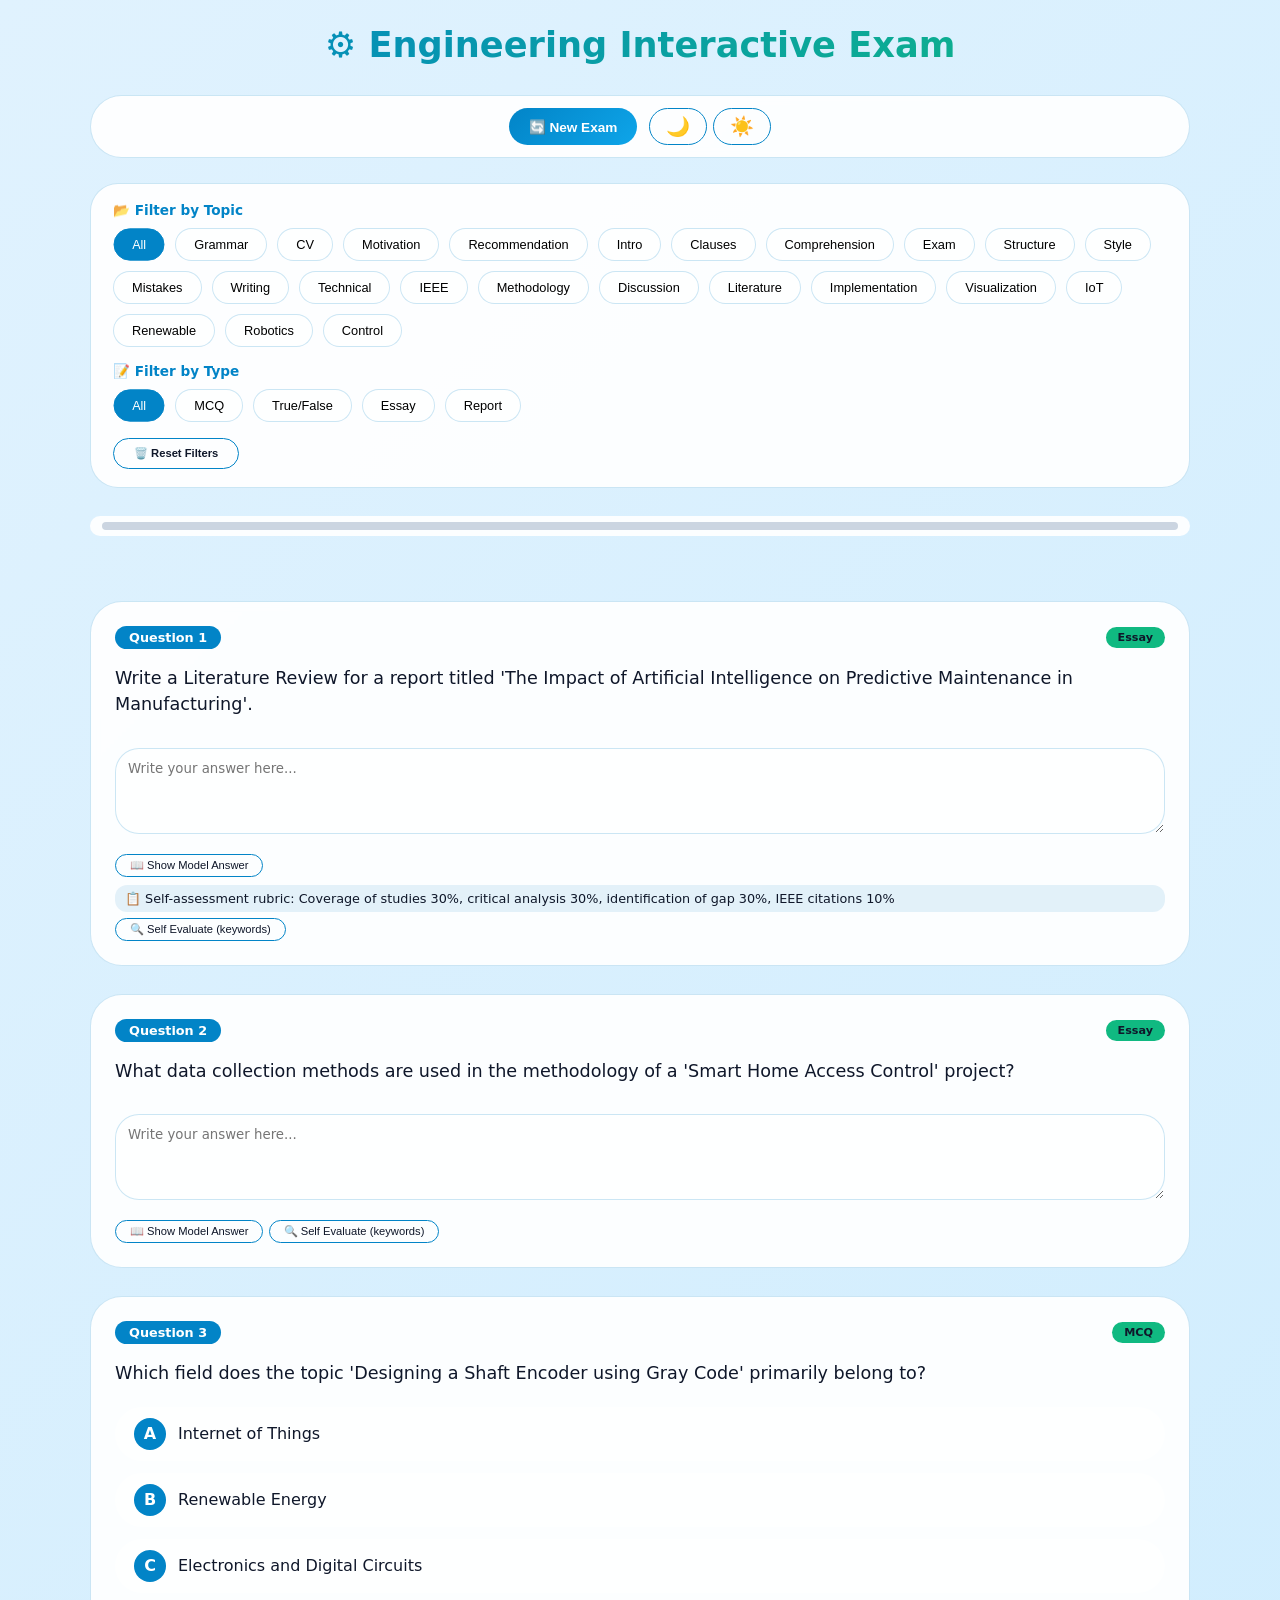
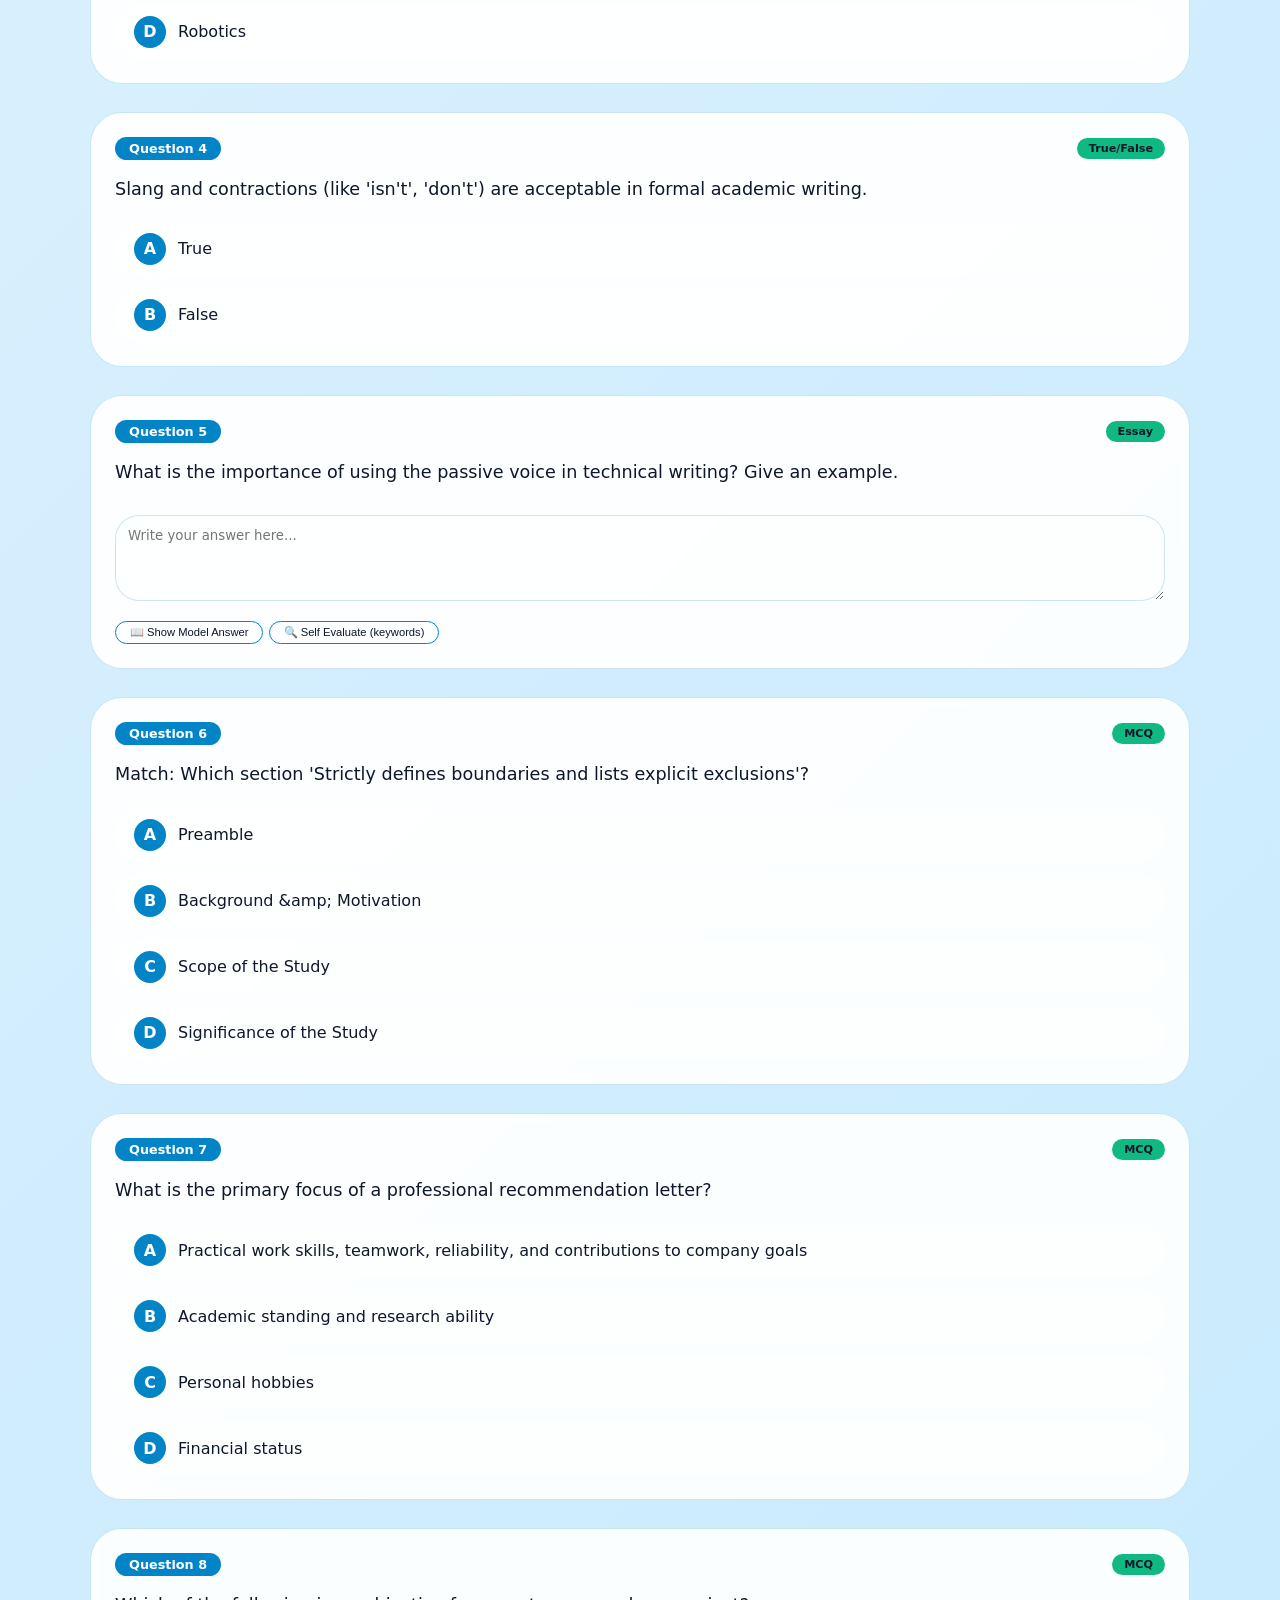
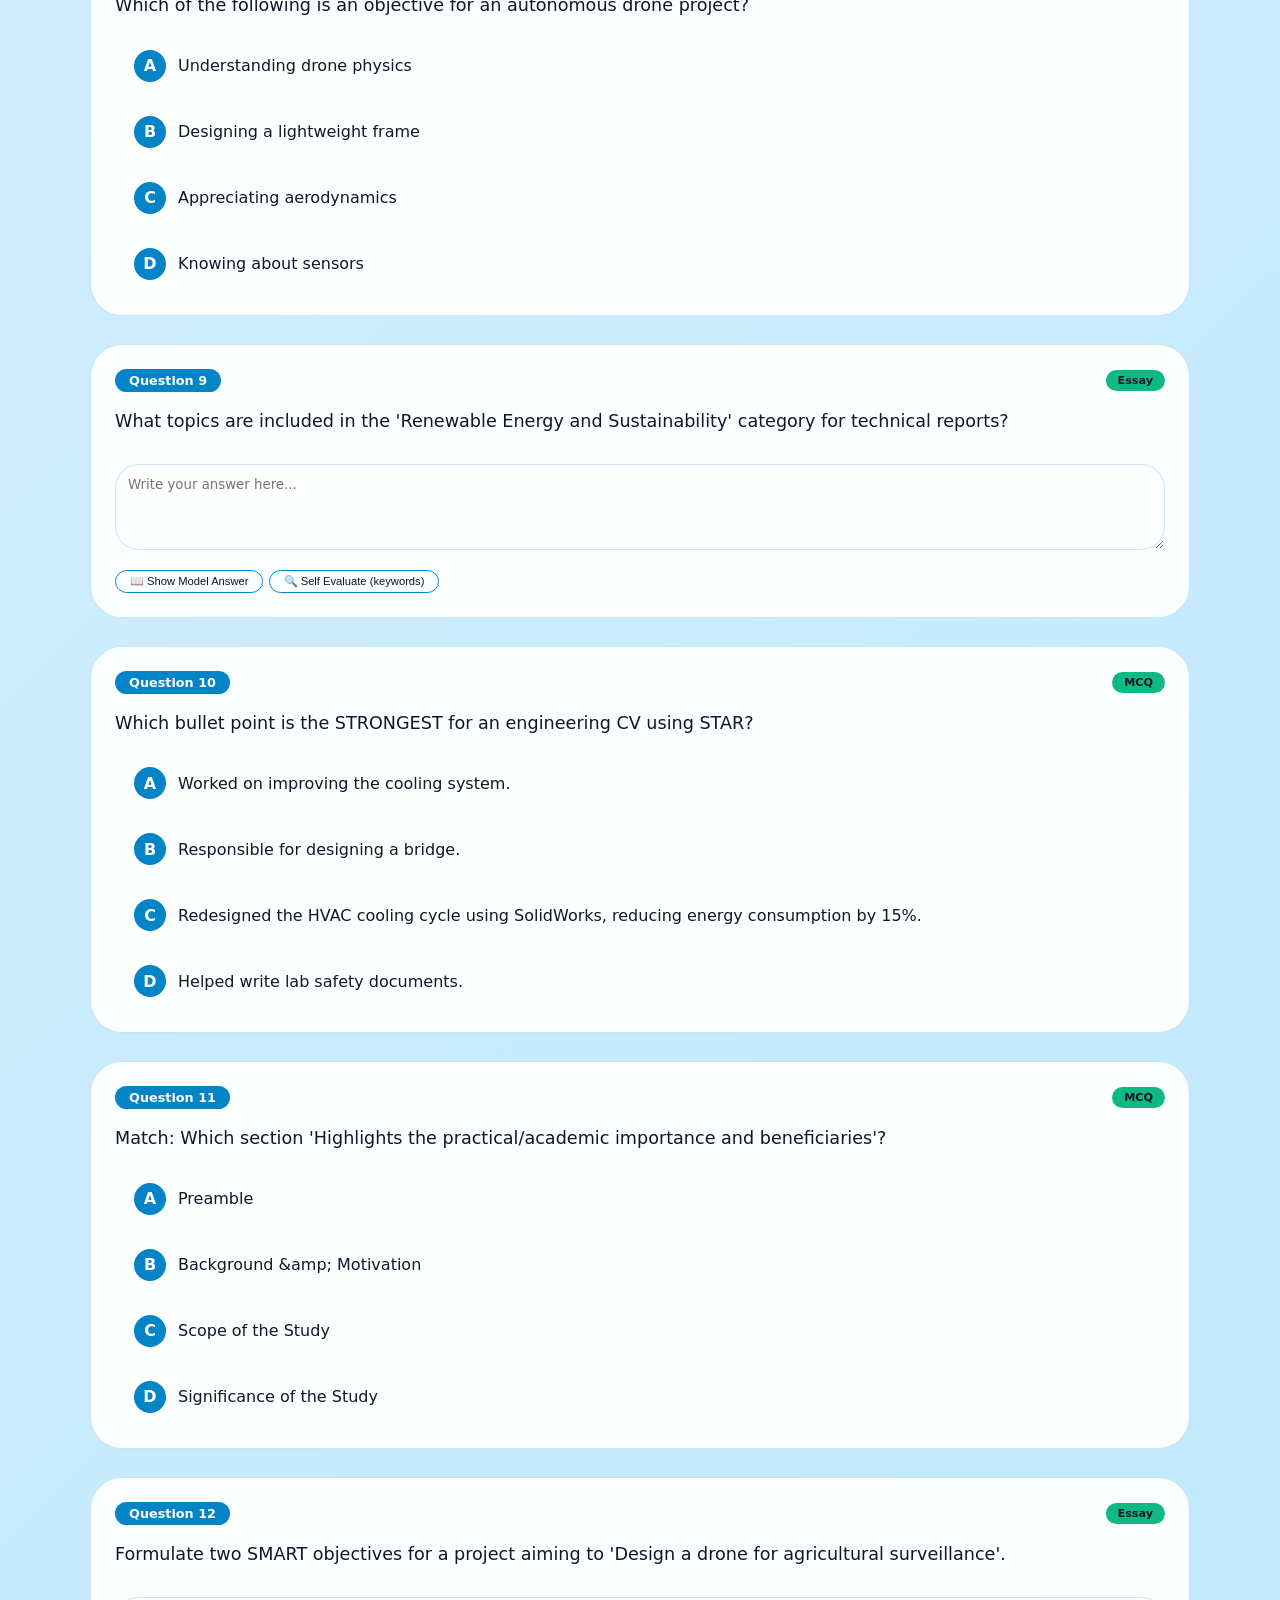
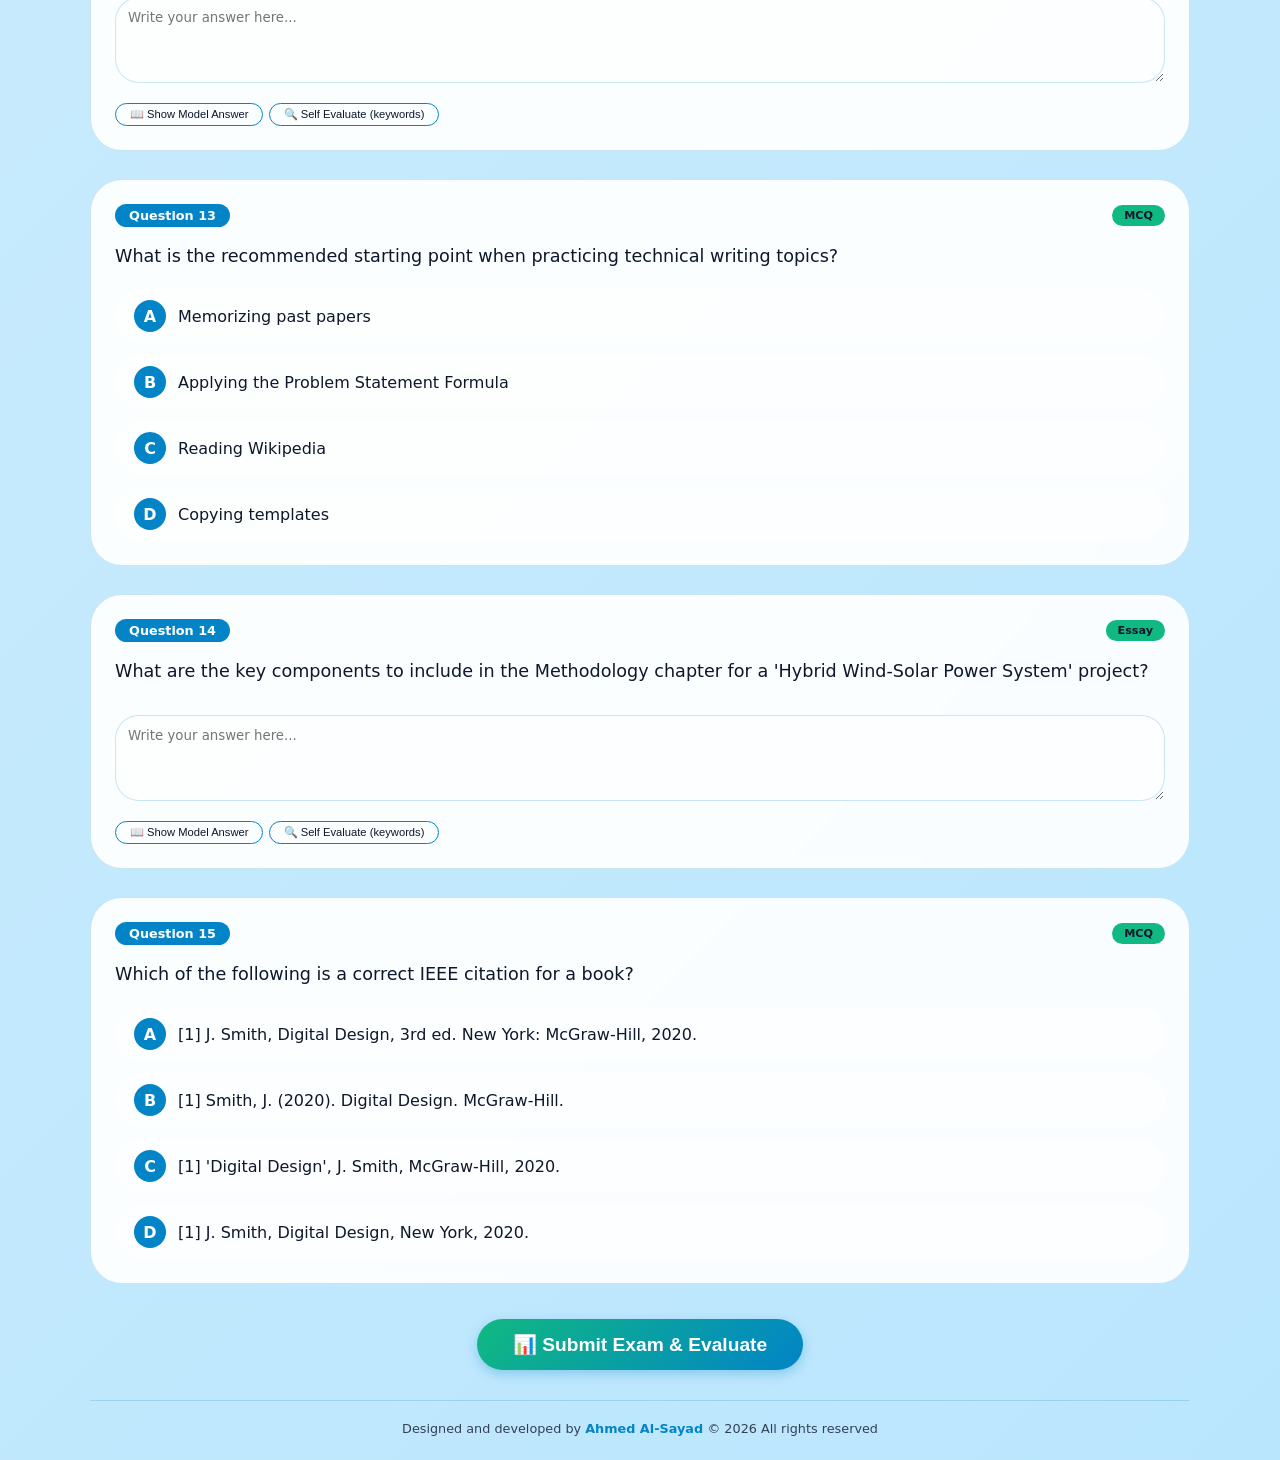
<file: index.html>
<!DOCTYPE html>
<html lang="ar" dir="ltr">
<head>
    <meta charset="UTF-8">
    <meta name="viewport" content="width=device-width, initial-scale=1.0, user-scalable=yes">

    <!-- ===== Security Headers ===== -->
    <meta http-equiv="Content-Security-Policy" content="
        default-src 'self';
        script-src 'self' 'unsafe-inline';
        style-src 'self' 'unsafe-inline';
        img-src 'self' data:;
        font-src 'self';
        connect-src 'self';
        frame-ancestors 'none';
        base-uri 'self';
        form-action 'self';
    ">
    <meta http-equiv="X-Content-Type-Options" content="nosniff">
    <meta http-equiv="X-Frame-Options" content="DENY">
    <meta http-equiv="X-XSS-Protection" content="1; mode=block">
    <meta http-equiv="Referrer-Policy" content="strict-origin-when-cross-origin">
    <meta http-equiv="Permissions-Policy" content="camera=(), microphone=(), geolocation=()">

    <title>Engineering Exam | Secure</title>

    <style>
        * {
            margin: 0;
            padding: 0;
            box-sizing: border-box;
            transition: background-color 0.2s, color 0.2s, border-color 0.2s;
        }

        /* Light theme (default) */
        :root {
            --bg-gradient-start: #e0f2fe;
            --bg-gradient-end: #bae6fd;
            --card-bg: rgba(255, 255, 255, 0.92);
            --card-border: rgba(2, 132, 199, 0.2);
            --text-primary: #0f172a;
            --text-secondary: #334155;
            --accent: #0284c7;
            --accent-hover: #0ea5e9;
            --btn-gradient: linear-gradient(135deg, #0284c7, #0ea5e9);
            --success-bg: #dcfce7;
            --success-border: #22c55e;
            --success-text: #166534;
            --error-bg: #fee2e2;
            --error-border: #ef4444;
            --error-text: #991b1b;
            --focus-ring: #facc15;
            --option-bg: rgba(255, 255, 255, 0.5);
            --option-hover: rgba(2, 132, 199, 0.1);
        }

        /* Dark theme */
        body.dark {
            --bg-gradient-start: #0f172a;
            --bg-gradient-end: #1e293b;
            --card-bg: rgba(30, 41, 59, 0.95);
            --card-border: rgba(56, 189, 248, 0.2);
            --text-primary: #f1f5f9;
            --text-secondary: #cbd5e1;
            --accent: #38bdf8;
            --accent-hover: #7dd3fc;
            --btn-gradient: linear-gradient(135deg, #0284c7, #38bdf8);
            --success-bg: #064e3b;
            --success-border: #10b981;
            --success-text: #a7f3d0;
            --error-bg: #7f1d1d;
            --error-border: #f87171;
            --error-text: #fecaca;
            --focus-ring: #facc15;
            --option-bg: rgba(255, 255, 255, 0.05);
            --option-hover: rgba(56, 189, 248, 0.2);
        }

        body {
            font-family: 'Segoe UI', system-ui, Tahoma, sans-serif;
            background: linear-gradient(135deg, var(--bg-gradient-start), var(--bg-gradient-end));
            min-height: 100vh;
            color: var(--text-primary);
            padding: 24px 16px;
        }

        .container {
            max-width: 1100px;
            margin: 0 auto;
        }

        .hero {
            text-align: center;
            margin-bottom: 30px;
        }
        .hero h1 {
            font-size: 2.2rem;
            background: linear-gradient(135deg, #0284c7, #10b981);
            -webkit-background-clip: text;
            background-clip: text;
            color: transparent;
            font-weight: 700;
        }

        .toolbar {
            display: flex;
            flex-wrap: wrap;
            justify-content: center;
            gap: 12px;
            margin-bottom: 25px;
            background: var(--card-bg);
            backdrop-filter: blur(4px);
            padding: 12px 20px;
            border-radius: 60px;
            border: 1px solid var(--card-border);
        }
        .btn {
            padding: 8px 20px;
            border-radius: 40px;
            font-weight: 600;
            font-size: 0.85rem;
            cursor: pointer;
            background: transparent;
            color: var(--text-primary);
            border: 1px solid var(--accent);
            transition: transform 0.2s, background 0.2s, box-shadow 0.2s;
        }
        .btn-primary {
            background: var(--btn-gradient);
            border: none;
            color: white;
        }
        .btn-primary:hover, .btn-primary:focus-visible {
            transform: translateY(-2px);
            filter: brightness(1.03);
            outline: 3px solid var(--focus-ring);
        }
        .btn-outline {
            border-color: var(--accent);
            color: var(--accent);
        }
        .btn-outline:hover, .btn-outline:focus-visible {
            background: var(--accent);
            color: white;
            outline: 3px solid var(--focus-ring);
        }
        .icon-btn {
            font-size: 1.2rem;
            padding: 6px 16px;
        }

        .filter-panel {
            background: var(--card-bg);
            border-radius: 28px;
            padding: 18px 22px;
            margin-bottom: 28px;
            border: 1px solid var(--card-border);
        }
        .filter-row {
            margin-bottom: 16px;
        }
        .filter-title {
            font-size: 0.85rem;
            font-weight: 700;
            margin-bottom: 10px;
            color: var(--accent);
            display: flex;
            align-items: center;
            gap: 8px;
        }
        .filter-buttons {
            display: flex;
            flex-wrap: wrap;
            gap: 10px;
        }
        .filter-chip {
            background: rgba(255, 255, 255, 0.5);
            padding: 8px 18px;
            border-radius: 60px;
            border: 1px solid var(--card-border);
            cursor: pointer;
            font-size: 0.8rem;
            font-weight: 500;
            transition: transform 0.15s, background 0.2s, box-shadow 0.2s;
        }
        body.dark .filter-chip {
            background: rgba(255, 255, 255, 0.08);
        }
        .filter-chip:hover, .filter-chip:focus-visible {
            transform: translateY(-2px);
            background: var(--accent);
            color: white;
            border-color: var(--accent);
            outline: 3px solid var(--focus-ring);
        }
        .filter-chip.active {
            background: var(--accent);
            color: white;
            border-color: var(--accent);
            transform: scale(0.98);
        }

        .progress-section {
            background: var(--card-bg);
            border-radius: 30px;
            padding: 6px 12px;
            margin-bottom: 25px;
        }
        .progress-bar {
            background: #cbd5e1;
            border-radius: 20px;
            height: 8px;
            overflow: hidden;
        }
        .progress-fill {
            height: 100%;
            width: 0%;
            background: linear-gradient(90deg, #0284c7, #10b981);
            border-radius: 20px;
            transition: width 0.25s;
        }

        .questions-area {
            display: flex;
            flex-direction: column;
            gap: 28px;
        }
        .question-card {
            background: var(--card-bg);
            backdrop-filter: blur(4px);
            border: 1px solid var(--card-border);
            border-radius: 32px;
            padding: 24px;
            transition: box-shadow 0.2s, border-color 0.2s;
        }
        .question-card:focus-within {
            border-color: var(--accent);
            box-shadow: 0 0 0 3px var(--focus-ring);
        }

        .q-header {
            display: flex;
            justify-content: space-between;
            align-items: center;
            margin-bottom: 16px;
            flex-wrap: wrap;
            gap: 8px;
        }
        .q-badge {
            background: var(--accent);
            padding: 4px 14px;
            border-radius: 30px;
            font-size: 0.8rem;
            font-weight: bold;
            color: white;
        }
        .q-type {
            background: #10b981;
            padding: 4px 12px;
            border-radius: 30px;
            font-size: 0.7rem;
            color: #0f172a;
            font-weight: bold;
        }
        body.dark .q-type {
            color: #0f172a;
        }
        .q-text {
            font-size: 1.1rem;
            font-weight: 500;
            line-height: 1.5;
            margin-bottom: 20px;
        }

        .options-list {
            display: flex;
            flex-direction: column;
            gap: 12px;
        }
        .option-item {
            background: var(--option-bg);
            border-radius: 60px;
            padding: 10px 18px;
            display: flex;
            align-items: center;
            gap: 12px;
            cursor: pointer;
            border: 1px solid transparent;
            transition: transform 0.1s, background 0.2s, border-color 0.2s, color 0.2s;
        }
        .option-item:hover, .option-item:focus-visible {
            transform: translateX(6px);
            background: var(--option-hover);
            border-color: var(--accent);
            outline: none;
        }
        .option-prefix {
            font-weight: bold;
            width: 32px;
            height: 32px;
            background: var(--accent);
            border-radius: 50%;
            display: inline-flex;
            align-items: center;
            justify-content: center;
            color: white;
        }

        .option-item.correct-answer {
            background: var(--success-bg) !important;
            border-color: var(--success-border) !important;
            color: var(--success-text) !important;
        }
        .option-item.correct-answer .option-prefix {
            background: var(--success-border);
            color: white;
        }

        .option-item.wrong-answer {
            background: var(--error-bg) !important;
            border-color: var(--error-border) !important;
            color: var(--error-text) !important;
        }
        .option-item.wrong-answer .option-prefix {
            background: var(--error-border);
            color: white;
        }

        .option-item.disabled-option {
            pointer-events: none;
            opacity: 0.8;
        }

        .feedback {
            display: none;
            margin-top: 15px;
            padding: 12px;
            border-radius: 20px;
            font-size: 0.85rem;
            background: var(--card-bg);
            border-left: 4px solid var(--accent);
            color: var(--text-primary);
        }
        .feedback.correct {
            display: block;
            background: var(--success-bg);
            border-left-color: var(--success-border);
            color: var(--success-text);
        }
        .feedback.wrong {
            display: block;
            background: var(--error-bg);
            border-left-color: var(--error-border);
            color: var(--error-text);
        }

        .essay-area textarea, .report-area textarea {
            width: 100%;
            background: var(--option-bg);
            border: 1px solid var(--card-border);
            border-radius: 24px;
            padding: 12px;
            color: var(--text-primary);
            font-family: inherit;
            margin: 10px 0;
        }
        .small-btn {
            background: transparent;
            border: 1px solid var(--accent);
            padding: 4px 14px;
            border-radius: 30px;
            font-size: 0.7rem;
            cursor: pointer;
            margin-top: 6px;
            transition: 0.1s;
            color: var(--text-primary);
        }
        .small-btn:hover {
            background: var(--accent);
            color: white;
        }
        .model-answer {
            display: none;
            margin-top: 10px;
            padding: 12px;
            background: rgba(2, 132, 199, 0.1);
            border-radius: 20px;
        }
        .rubric {
            font-size: 0.8rem;
            margin-top: 8px;
            padding: 6px 10px;
            background: rgba(2, 132, 199, 0.1);
            border-radius: 12px;
        }

        .submit-exam-wrapper {
            text-align: center;
            margin: 35px 0 20px;
        }
        .btn-large {
            padding: 14px 36px;
            font-size: 1.2rem;
            background: linear-gradient(135deg, #10b981, #0284c7);
            border: none;
            color: white;
            font-weight: bold;
            border-radius: 60px;
            cursor: pointer;
            transition: transform 0.2s, box-shadow 0.2s;
            box-shadow: 0 4px 12px rgba(2, 132, 199, 0.3);
        }
        .btn-large:hover, .btn-large:focus-visible {
            transform: scale(1.02);
            outline: 3px solid var(--focus-ring);
        }

        .result-modal {
            display: none;
            position: fixed;
            top: 0;
            left: 0;
            width: 100%;
            height: 100%;
            background: rgba(0, 0, 0, 0.8);
            z-index: 1000;
            justify-content: center;
            align-items: center;
            padding: 20px;
        }
        .result-card {
            background: var(--card-bg);
            max-width: 600px;
            width: 100%;
            border-radius: 36px;
            padding: 28px;
            border: 1px solid var(--accent);
            max-height: 90vh;
            overflow-y: auto;
        }
        .score-circle {
            width: 130px;
            height: 130px;
            margin: 20px auto;
            background: linear-gradient(135deg, #0284c7, #10b981);
            border-radius: 50%;
            display: flex;
            align-items: center;
            justify-content: center;
            font-size: 2.4rem;
            font-weight: bold;
            color: white;
        }
        .mistake-item {
            background: rgba(239, 68, 68, 0.1);
            border-radius: 20px;
            padding: 12px;
            margin-bottom: 12px;
        }
        footer {
            text-align: center;
            margin-top: 30px;
            font-size: 0.8rem;
            color: var(--text-secondary);
            border-top: 1px solid var(--card-border);
            padding-top: 20px;
        }
        .footer-link {
            color: var(--accent);
            text-decoration: none;
            font-weight: 600;
        }
        .footer-link:hover {
            text-decoration: underline;
        }

        #loadStatus {
            text-align: center;
            padding: 20px;
            font-size: 0.9rem;
        }

        @media (max-width: 650px) {
            .toolbar { gap: 8px; }
            .btn { padding: 6px 14px; }
            footer { font-size: 0.7rem; }
        }
    </style>
</head>
<body>
<div class="container">
    <div class="hero">
        <h1>⚙️ Engineering Interactive Exam</h1>
    </div>

    <div class="toolbar">
        <button class="btn btn-primary" id="newExamBtn">🔄 New Exam</button>
        <div style="display: flex; gap: 6px;">
            <button class="btn icon-btn" id="darkModeBtn">🌙</button>
            <button class="btn icon-btn" id="lightModeBtn">☀️</button>
        </div>
    </div>

    <div class="filter-panel">
        <div class="filter-row">
            <div class="filter-title">📂 Filter by Topic</div>
            <div class="filter-buttons" id="categoryFilters"></div>
        </div>
        <div class="filter-row">
            <div class="filter-title">📝 Filter by Type</div>
            <div class="filter-buttons" id="typeFilters"></div>
        </div>
        <div>
            <button class="btn" id="resetFiltersBtn" style="font-size:0.7rem;">🗑️ Reset Filters</button>
        </div>
    </div>

    <div class="progress-section">
        <div class="progress-bar"><div class="progress-fill" id="progressFill"></div></div>
    </div>

    <div id="loadStatus" style="text-align:center; padding:20px; font-size:0.9rem;"></div>
    <div id="questionsArea" class="questions-area"></div>

    <div class="submit-exam-wrapper">
        <button class="btn-large" id="submitExamBtn">📊 Submit Exam & Evaluate</button>
    </div>

    <footer>
        Designed and developed by 
        <a href="https://www.linkedin.com/in/ahmed-mohammed-ahmed-saber-abdelhamid-b46249324" target="_blank" rel="noopener noreferrer" class="footer-link">
            Ahmed Al-Sayad
        </a> 
        © 2026 All rights reserved
    </footer>
</div>

<div id="resultModal" class="result-modal">
    <div class="result-card">
        <h2 style="text-align:center;">📋 Your Score</h2>
        <div class="score-circle" id="scorePercent">0%</div>
        <p id="scoreMsg" style="text-align:center; margin:10px 0;"></p>
        <div id="mistakesList"></div>
        <div style="display: flex; gap: 12px; justify-content: center; margin-top: 20px;">
            <button class="btn btn-primary" id="closeResultBtn">Close</button>
            <button class="btn" id="newExamFromResultBtn">New Exam</button>
        </div>
    </div>
</div>

<script>
    // ============================================================
    //  COPYRIGHT & LICENSE NOTICE (Hidden in Console)
    // ============================================================
    console.log("%c⚠️ Engineering Interactive Exam ⚠️", "font-size: 20px; font-weight: bold; color: #0284c7;");
    console.log("%cThis project is protected by copyright © 2026 Ahmed Al-Sayad.", "font-size: 14px;");
    console.log("%cUsage is permitted for educational and non-commercial purposes only.", "font-size: 14px;");
    console.log("%cFor full terms, see the LICENSE file.", "font-size: 14px; color: #10b981;");

    // ============================================================
    //  SECURITY: Prevent Right-Click (Basic Protection)
    // ============================================================
    document.addEventListener('contextmenu', function(e) {
        e.preventDefault();
        alert('⚠️ This content is protected. Please refer to the LICENSE file for usage terms.');
    });

    // ============================================================
    //  SECURITY: Enhanced escapeHtml – prevents XSS completely
    // ============================================================
    function escapeHtml(str) {
        if (typeof str !== 'string') return '';
        const div = document.createElement('div');
        div.textContent = str;
        return div.innerHTML
            .replace(/&/g, '&amp;')
            .replace(/</g, '&lt;')
            .replace(/>/g, '&gt;')
            .replace(/"/g, '&quot;')
            .replace(/'/g, '&#039;');
    }

    // ============================================================
    //  SECURITY: Input Validation
    // ============================================================
    function validateInput(input, type) {
        const validators = {
            text: (v) => typeof v === 'string' && v.length <= 5000,
            number: (v) => Number.isInteger(v) && v >= 0 && v <= 100,
            category: (v) => ['all', 'Grammar', 'CV', 'Motivation', 'Recommendation',
                'Intro', 'Structure', 'Style', 'Mistakes', 'Exam',
                'Clauses', 'Comprehension', 'Writing', 'Technical', 'General',
                'IEEE', 'Methodology', 'Implementation', 'Discussion', 'Visualization',
                'IoT', 'Renewable', 'Robotics', 'Control', 'Literature'].includes(v),
            type: (v) => ['all', 'mcq', 'essay', 'report', 'tf'].includes(v)
        };
        return validators[type] ? validators[type](input) : false;
    }

    // ============================================================
    //  SECURITY: Rate Limiter (frontend)
    // ============================================================
    class RateLimiter {
        constructor(maxRequests = 5, windowMs = 60000) {
            this.requests = [];
            this.maxRequests = maxRequests;
            this.windowMs = windowMs;
        }
        canProceed() {
            const now = Date.now();
            this.requests = this.requests.filter(t => now - t < this.windowMs);
            if (this.requests.length >= this.maxRequests) return false;
            this.requests.push(now);
            return true;
        }
    }
    const examRateLimiter = new RateLimiter(5, 60000);

    // ============================================================
    //  CONFIG
    // ============================================================
    const CONFIG = {
        maxQuestionsPerExam: 15,
        version: "3.0"
    };

    // ============================================================
    //  STATE
    // ============================================================
    let isDark = false;
    let allQuestions = [];
    let currentExamQuestions = [];
    let userAnswers = {};
    let filterCategory = "all";
    let filterType = "all";

    // ============================================================
    //  HELPERS
    // ============================================================
    function shuffle(arr) {
        for (let i = arr.length - 1; i > 0; i--) {
            const j = Math.floor(Math.random() * (i + 1));
            [arr[i], arr[j]] = [arr[j], arr[i]];
        }
        return arr;
    }

    function updateProgress() {
        let answered = 0;
        currentExamQuestions.forEach(q => {
            const ans = userAnswers[q.id];
            if (ans && (ans.answered || (ans.userText && ans.userText.trim()))) answered++;
        });
        const fill = document.getElementById("progressFill");
        if (fill) fill.style.width = (currentExamQuestions.length ? (answered / currentExamQuestions.length) * 100 : 0) + "%";
    }

    // ============================================================
    //  FETCH QUESTIONS from questions.json
    // ============================================================
    async function loadQuestions() {
        const statusEl = document.getElementById("loadStatus");
        statusEl.textContent = "⏳ Loading question bank...";
        try {
            const res = await fetch('questions.json', { cache: "no-store" });
            if (!res.ok) throw new Error(`HTTP ${res.status} while fetching questions.json`);
            const data = await res.json();
            allQuestions = data.questions || [];
            statusEl.textContent = "";
            buildFilters();
            refreshExam();
        } catch (err) {
            console.error('Failed to load questions:', err);
            statusEl.innerHTML = "⚠️ Could not load the question bank (questions.json). " +
                "Make sure index.html and questions.json are in the same folder and the site is served over http(s) " +
                "(opening index.html directly via file:// blocks fetch() in most browsers). " +
                `<br><button class="btn" id="retryLoadBtn" style="margin-top:10px;">🔄 Retry</button>`;
            const retryBtn = document.getElementById("retryLoadBtn");
            if (retryBtn) retryBtn.addEventListener("click", loadQuestions);
        }
    }

    // ============================================================
    //  RENDER
    // ============================================================
    function renderQuestions() {
        const area = document.getElementById("questionsArea");
        if (!currentExamQuestions.length) {
            area.innerHTML = "<div style='text-align:center;padding:40px;'>No questions match filters.</div>";
            return;
        }
        let html = "";
        currentExamQuestions.forEach((q, idx) => {
            const saved = userAnswers[q.id];
            const answered = saved && (saved.answered || (saved.userText && saved.userText.trim()));
            const isChoiceType = (q.type === "mcq" || q.type === "tf");
            let typeLabel = q.type === "mcq" ? "MCQ" : (q.type === "tf" ? "True/False" : (q.type === "essay" ? "Essay" : "Report"));

            html += `<div class="question-card" data-qid="${q.id}">
                        <div class="q-header">
                            <span class="q-badge">Question ${idx+1}</span>
                            <span class="q-type">${typeLabel}</span>
                            ${answered ? '<span style="color:#10b981;">✓ Answered</span>' : ''}
                        </div>
                        <div class="q-text">${escapeHtml(q.question)}</div>`;

            if (isChoiceType) {
                const opts = q.type === "tf" ? ["True", "False"] : q.options;
                html += `<div class="options-list" data-qid="${q.id}">`;
                opts.forEach((opt, optIdx) => {
                    const letter = String.fromCharCode(65 + optIdx);
                    const isCorrectChoice = (saved && saved.selectedOption === optIdx && saved.correct === true);
                    const isWrongChoice = (saved && saved.selectedOption === optIdx && saved.correct === false);
                    let extraClass = "";
                    if (isCorrectChoice) extraClass = "correct-answer";
                    if (isWrongChoice) extraClass = "wrong-answer";
                    html += `<div class="option-item ${extraClass}" data-opt="${optIdx}" tabindex="0" role="button">
                                <span class="option-prefix">${letter}</span>
                                <span>${escapeHtml(opt)}</span>
                            </div>`;
                });
                html += `</div><div class="feedback" id="fb-${q.id}"></div>`;
            } else {
                const savedText = saved?.userText || "";
                html += `<div class="${q.type === 'essay' ? 'essay-area' : 'report-area'}">
                            <textarea id="ta-${q.id}" rows="4" placeholder="Write your answer here..." tabindex="0">${escapeHtml(savedText)}</textarea>
                            <button class="small-btn show-model" data-qid="${q.id}" tabindex="0">📖 Show Model Answer</button>
                            <div class="model-answer" id="model-${q.id}">${escapeHtml(q.answer || "Refer to academic resources.")}</div>
                            ${q.rubric ? `<div class="rubric">📋 Self-assessment rubric: ${escapeHtml(q.rubric)}</div>` : ''}
                            <button class="small-btn eval-essay" data-qid="${q.id}" tabindex="0">🔍 Self Evaluate (keywords)</button>
                            <div class="feedback" id="kf-${q.id}" style="margin-top:6px;"></div>
                        </div>`;
            }
            html += `</div>`;
        });
        area.innerHTML = html;
        attachEvents();
        attachKeyboardSelection();
    }

    // ============================================================
    //  EVENT HANDLING
    // ============================================================
    function attachEvents() {
        document.querySelectorAll(".options-list").forEach(optList => {
            const qid = parseInt(optList.getAttribute("data-qid"));
            const q = currentExamQuestions.find(qq => qq.id === qid);
            if (!q || (q.type !== "mcq" && q.type !== "tf")) return;
            const opts = optList.querySelectorAll(".option-item");
            opts.forEach(opt => {
                opt.removeEventListener("click", handleClick);
                opt.addEventListener("click", handleClick);
                function handleClick() {
                    if (userAnswers[qid]?.answered) return;
                    const selectedVal = parseInt(opt.getAttribute("data-opt"));
                    const isCorrect = (selectedVal === q.correct);
                    userAnswers[qid] = { answered: true, correct: isCorrect, selectedOption: selectedVal };
                    opts.forEach(oth => {
                        const val = parseInt(oth.getAttribute("data-opt"));
                        if (val === q.correct) oth.classList.add("correct-answer");
                        else if (val === selectedVal && !isCorrect) oth.classList.add("wrong-answer");
                        oth.style.pointerEvents = "none";
                        oth.classList.add("disabled-option");
                    });
                    const fb = document.getElementById(`fb-${qid}`);
                    if (fb) {
                        const correctAns = q.type === "tf" ? (q.correct === 0 ? "True" : "False") : q.options[q.correct];
                        fb.innerHTML = `<div>📘 ${escapeHtml(q.explanation || '')} ✅ Correct answer: ${escapeHtml(correctAns)}</div>`;
                        fb.classList.add(isCorrect ? "correct" : "wrong");
                    }
                    const card = opt.closest(".question-card");
                    const span = card.querySelector(".q-header span:last-child");
                    if (span) span.innerHTML = isCorrect ? "✓ Correct" : "✓ Answered";
                    updateProgress();
                }
            });
        });

        document.querySelectorAll("textarea").forEach(ta => {
            const qid = parseInt(ta.id.split("-")[1]);
            ta.addEventListener("input", (e) => {
                if (!userAnswers[qid]) userAnswers[qid] = {};
                userAnswers[qid].userText = e.target.value;
                updateProgress();
            });
        });

        document.querySelectorAll(".show-model").forEach(btn => {
            btn.addEventListener("click", (e) => {
                const qid = parseInt(btn.getAttribute("data-qid"));
                const modelDiv = document.getElementById(`model-${qid}`);
                if (modelDiv) modelDiv.style.display = modelDiv.style.display === "none" ? "block" : "none";
            });
        });

        document.querySelectorAll(".eval-essay").forEach(btn => {
            btn.addEventListener("click", (e) => {
                const qid = parseInt(btn.getAttribute("data-qid"));
                const ta = document.getElementById(`ta-${qid}`);
                const userText = ta?.value || "";
                const q = currentExamQuestions.find(qq => qq.id === qid);
                if (!q || (q.type !== "essay" && q.type !== "report")) return;
                let keywords = (q.answer || "").toLowerCase().split(/[ ,.]+/).filter(w => w.length > 3);
                const unique = [...new Set(keywords)];
                const found = unique.filter(kw => userText.toLowerCase().includes(kw));
                const percent = unique.length ? Math.round((found.length / unique.length) * 100) : 0;
                const fbDiv = document.getElementById(`kf-${qid}`);
                if (fbDiv) {
                    if (percent > 60) fbDiv.innerHTML = `✅ Keyword match: ${percent}% – Good.`;
                    else if (percent > 30) fbDiv.innerHTML = `⚠️ Match ${percent}%, add details.`;
                    else fbDiv.innerHTML = `❌ Low coverage. Important words: ${unique.slice(0,5).join(", ")}...`;
                    fbDiv.classList.add(percent > 50 ? "correct" : "wrong");
                }
            });
        });
    }

    function attachKeyboardSelection() {
        document.querySelectorAll(".option-item").forEach(opt => {
            opt.setAttribute("tabindex", "0");
            opt.addEventListener("keydown", (e) => {
                if (e.key === "Enter" || e.key === " ") { e.preventDefault(); opt.click(); }
            });
        });
    }

    // ============================================================
    //  EVALUATE EXAM
    // ============================================================
    function evaluateExam() {
        if (!examRateLimiter.canProceed()) {
            alert("⏳ Too many exam submissions. Please wait a minute.");
            return;
        }
        let totalMCQ = 0, correctMCQ = 0;
        const mistakes = [];
        for (let q of currentExamQuestions) {
            if (q.type === "mcq" || q.type === "tf") {
                totalMCQ++;
                const ans = userAnswers[q.id];
                if (ans && ans.correct === true) correctMCQ++;
                else {
                    let userChoice = ans ? (q.type === "tf" ? (ans.selectedOption === 0 ? "True" : "False") : q.options[ans.selectedOption]) : "Not answered";
                    const correctAns = q.type === "tf" ? (q.correct === 0 ? "True" : "False") : q.options[q.correct];
                    mistakes.push({ question: q.question, userChoice, correctAnswer: correctAns, explanation: q.explanation || '' });
                }
            }
        }
        const score = totalMCQ ? Math.round((correctMCQ / totalMCQ) * 100) : 0;
        document.getElementById("scorePercent").innerHTML = `${score}%`;
        let msg = (score >= 85) ? "🎉 Excellent!" : (score >= 65) ? "👍 Good, review mistakes." : "📚 Need more revision.";
        document.getElementById("scoreMsg").innerHTML = `Score: ${correctMCQ} / ${totalMCQ} (${score}%)<br>${msg}`;
        let mistakesHtml = "";
        if (mistakes.length) {
            mistakesHtml = `<h4>❌ Mistakes (${mistakes.length})</h4>`;
            mistakes.forEach(m => {
                mistakesHtml += `<div class="mistake-item"><strong>${escapeHtml(m.question)}</strong><br>Your answer: ${escapeHtml(m.userChoice)}<br>Correct: ${escapeHtml(m.correctAnswer)}<br><span style="font-size:0.8rem;">${escapeHtml(m.explanation)}</span></div>`;
            });
        } else {
            mistakesHtml = `<p style="color:#10b981;">✨ No mistakes! Perfect.</p>`;
        }
        document.getElementById("mistakesList").innerHTML = mistakesHtml;
        document.getElementById("resultModal").style.display = "flex";
    }

    // ============================================================
    //  FILTERS
    // ============================================================
    function buildFilters() {
        const cats = [...new Set(allQuestions.map(q => q.category))];
        const catContainer = document.getElementById("categoryFilters");
        catContainer.innerHTML = `<button class="filter-chip ${filterCategory === 'all' ? 'active' : ''}" data-cat="all">All</button>`;
        cats.forEach(c => {
            catContainer.innerHTML += `<button class="filter-chip ${filterCategory === c ? 'active' : ''}" data-cat="${c}">${c}</button>`;
        });
        const types = ["all", "mcq", "tf", "essay", "report"];
        const typeContainer = document.getElementById("typeFilters");
        typeContainer.innerHTML = "";
        types.forEach(t => {
            let label = t === "all" ? "All" : (t === "mcq" ? "MCQ" : (t === "tf" ? "True/False" : (t === "essay" ? "Essay" : "Report")));
            typeContainer.innerHTML += `<button class="filter-chip ${filterType === t ? 'active' : ''}" data-type="${t}">${label}</button>`;
        });
        document.querySelectorAll("[data-cat]").forEach(btn => {
            btn.addEventListener("click", () => {
                filterCategory = btn.getAttribute("data-cat");
                buildFilters();
                refreshExam();
            });
        });
        document.querySelectorAll("[data-type]").forEach(btn => {
            btn.addEventListener("click", () => {
                filterType = btn.getAttribute("data-type");
                buildFilters();
                refreshExam();
            });
        });
    }

    function resetFilters() {
        filterCategory = "all";
        filterType = "all";
        buildFilters();
        refreshExam();
    }

    // ============================================================
    //  REFRESH EXAM
    // ============================================================
    function refreshExam() {
        if (allQuestions.length === 0) return;
        let pool = allQuestions.filter(q =>
            (filterCategory === "all" || q.category === filterCategory) &&
            (filterType === "all" || q.type === filterType)
        );
        if (pool.length === 0) pool = allQuestions;
        currentExamQuestions = shuffle([...pool]).slice(0, CONFIG.maxQuestionsPerExam);
        userAnswers = {};
        renderQuestions();
        updateProgress();
        document.getElementById("resultModal").style.display = "none";
    }

    // ============================================================
    //  THEME
    // ============================================================
    function setTheme(dark) {
        isDark = dark;
        if (dark) document.body.classList.add("dark");
        else document.body.classList.remove("dark");
    }

    // ============================================================
    //  INIT
    // ============================================================
    document.getElementById("newExamBtn").onclick = () => refreshExam();
    document.getElementById("submitExamBtn").onclick = () => evaluateExam();
    document.getElementById("resetFiltersBtn").onclick = () => resetFilters();
    document.getElementById("closeResultBtn").onclick = () => document.getElementById("resultModal").style.display = "none";
    document.getElementById("newExamFromResultBtn").onclick = () => { document.getElementById("resultModal").style.display = "none"; refreshExam(); };
    document.getElementById("darkModeBtn").onclick = () => setTheme(true);
    document.getElementById("lightModeBtn").onclick = () => setTheme(false);

    setTheme(false);
    loadQuestions();
</script>
</body>
</html>
</file>
